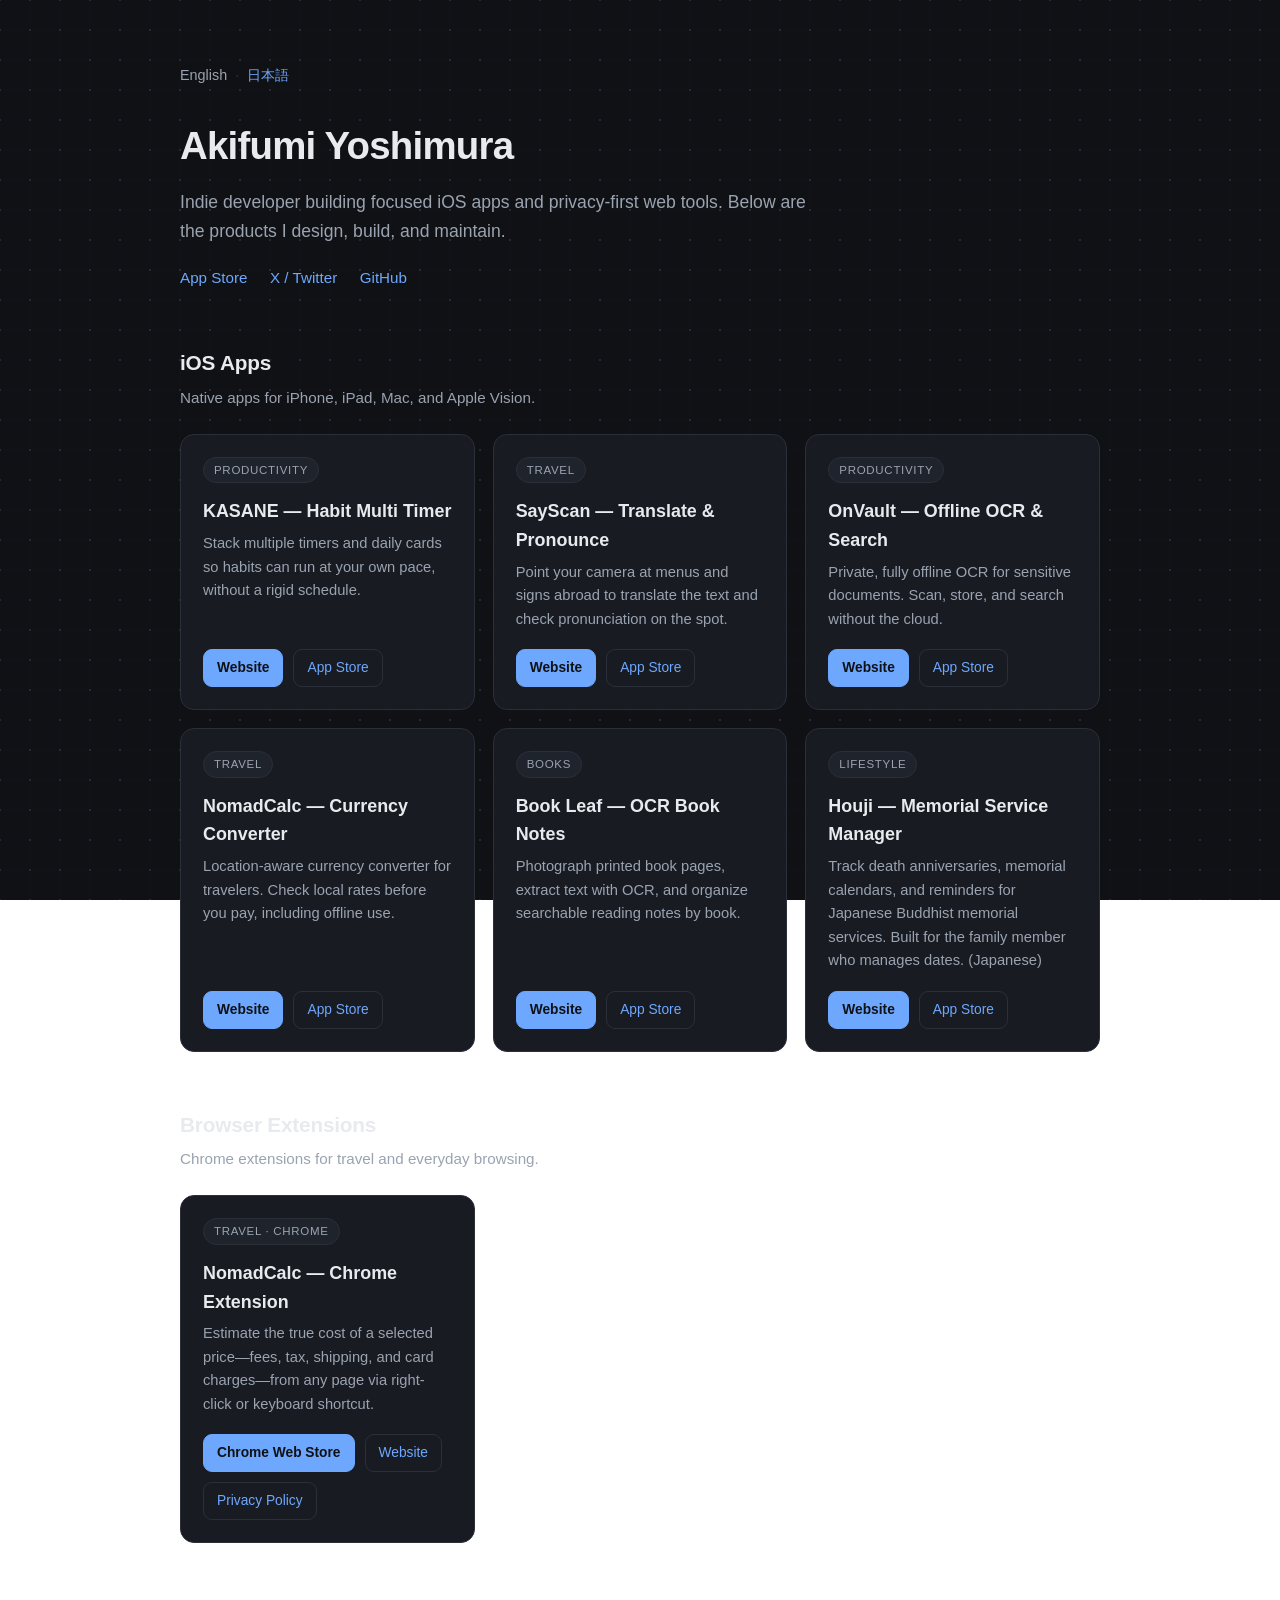
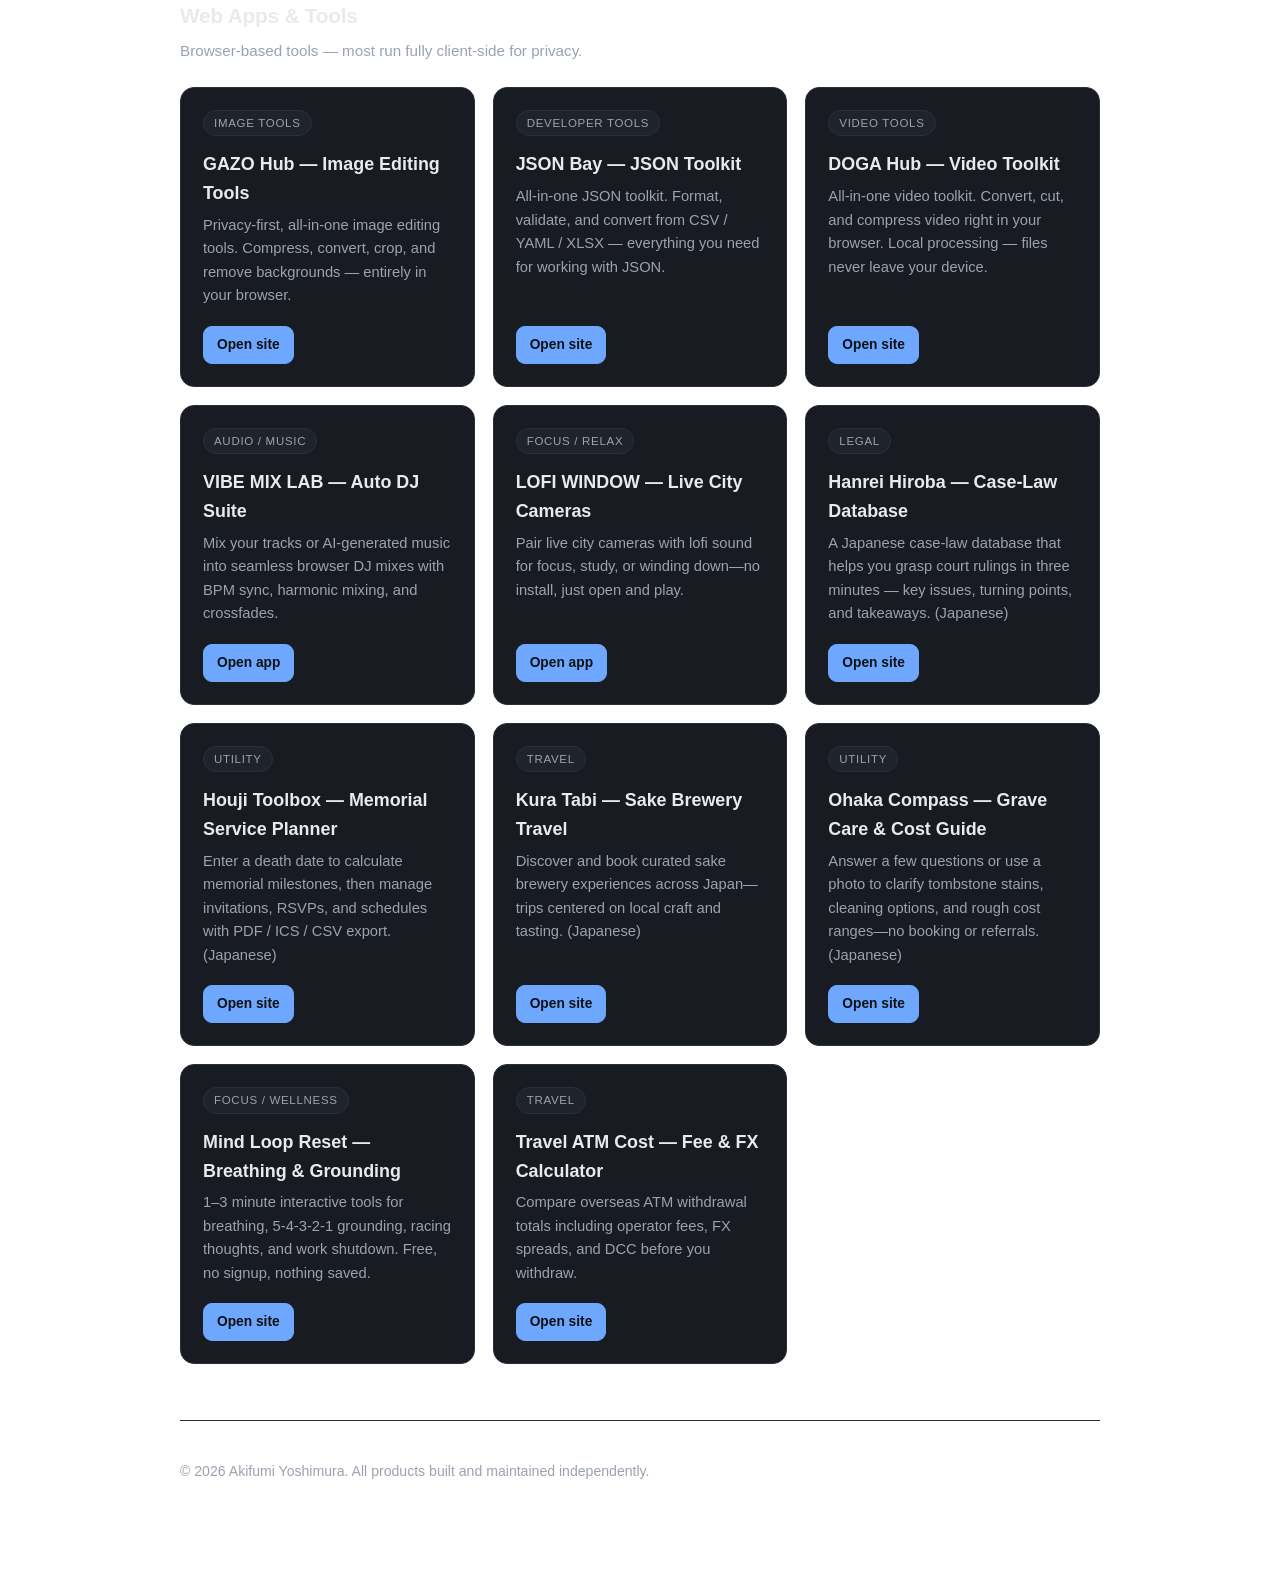
<file: index.html>
<!DOCTYPE html>
<html lang="en">
<head>
  <meta charset="UTF-8">
  <meta name="viewport" content="width=device-width, initial-scale=1.0">
  <title>Akifumi Yoshimura — iOS Apps & Web Tools</title>
  <meta name="description" content="Indie developer Akifumi Yoshimura. iOS apps (KASANE, SayScan, OnVault, NomadCalc, Book Leaf, Houji), the NomadCalc Chrome extension, and privacy-first web tools (GAZO Hub, Mind Loop Reset, Travel ATM Cost, and more).">
  <link rel="canonical" href="https://a-kifumi.github.io/">
  <link rel="alternate" hreflang="en" href="https://a-kifumi.github.io/">
  <link rel="alternate" hreflang="ja" href="https://a-kifumi.github.io/ja/">
  <link rel="alternate" hreflang="x-default" href="https://a-kifumi.github.io/">
  <meta name="author" content="Akifumi Yoshimura">
  <meta name="robots" content="index, follow">
  <meta property="og:type" content="website">
  <meta property="og:title" content="Akifumi Yoshimura — iOS Apps & Web Tools">
  <meta property="og:description" content="iOS apps and privacy-first web tools by indie developer Akifumi Yoshimura.">
  <meta property="og:url" content="https://a-kifumi.github.io/">
  <meta name="twitter:card" content="summary_large_image">
  <meta name="twitter:site" content="@akifumiweb">
  <style>
    :root {
      --bg: #0f1115;
      --surface: #181b22;
      --surface-2: #1f232c;
      --text: #e8eaed;
      --muted: #9aa3b0;
      --accent: #6ea8fe;
      --border: #2a2f3a;
    }
    * { box-sizing: border-box; }
    body {
      font-family: -apple-system, BlinkMacSystemFont, "Segoe UI", Roboto, "Helvetica Neue", Arial, sans-serif;
      margin: 0;
      background: transparent;
      color: var(--text);
      line-height: 1.6;
      -webkit-font-smoothing: antialiased;
    }
    .wrap { max-width: 960px; margin: 0 auto; padding: 64px 20px 80px; }
    header.hero { margin-bottom: 56px; }
    .hero h1 { font-size: 2.4rem; margin: 0 0 12px; letter-spacing: -0.02em; }
    .hero p.lead { font-size: 1.1rem; color: var(--muted); margin: 0 0 20px; max-width: 640px; }
    .socials a {
      color: var(--accent); text-decoration: none; font-size: 0.95rem; margin-right: 18px;
    }
    .socials a:hover { text-decoration: underline; }
    .langbar { margin-bottom: 28px; font-size: 0.9rem; }
    .langbar a { color: var(--accent); text-decoration: none; }
    .langbar a:hover { text-decoration: underline; }
    .langbar .current { color: var(--muted); }
    .langbar .sep { color: var(--border); margin: 0 8px; }
    section { margin-bottom: 56px; }
    section > h2 {
      font-size: 1.3rem; margin: 0 0 6px; letter-spacing: -0.01em;
    }
    section > p.section-sub { color: var(--muted); margin: 0 0 24px; font-size: 0.95rem; }
    .grid {
      display: grid;
      grid-template-columns: repeat(auto-fill, minmax(280px, 1fr));
      gap: 18px;
    }
    .card {
      background: var(--surface);
      border: 1px solid var(--border);
      border-radius: 14px;
      padding: 22px;
      display: flex;
      flex-direction: column;
      transition: transform 0.15s ease, border-color 0.15s ease, background 0.15s ease;
    }
    .card:hover { transform: translateY(-3px); border-color: var(--accent); background: var(--surface-2); }
    .card .tag {
      display: inline-block; font-size: 0.72rem; text-transform: uppercase; letter-spacing: 0.06em;
      color: var(--muted); background: var(--surface-2); border: 1px solid var(--border);
      padding: 3px 10px; border-radius: 999px; align-self: flex-start; margin-bottom: 14px;
    }
    .card h3 { margin: 0 0 6px; font-size: 1.12rem; }
    .card h3 a { color: var(--text); text-decoration: none; }
    .card h3 a:hover { color: var(--accent); }
    .card p.desc { color: var(--muted); margin: 0 0 18px; font-size: 0.92rem; flex-grow: 1; }
    .card .links { display: flex; flex-wrap: wrap; gap: 10px; }
    .card .links a {
      font-size: 0.86rem; text-decoration: none; color: var(--accent);
      border: 1px solid var(--border); padding: 7px 13px; border-radius: 9px;
      transition: background 0.15s ease, border-color 0.15s ease;
    }
    .card .links a:hover { background: var(--surface-2); border-color: var(--accent); }
    .card .links a.primary { background: var(--accent); color: #0f1115; border-color: var(--accent); font-weight: 600; }
    .card .links a.primary:hover { opacity: 0.9; }
    footer {
      margin-top: 40px; padding-top: 24px; border-top: 1px solid var(--border);
      color: var(--muted); font-size: 0.88rem;
    }
    @media (max-width: 600px) {
      .wrap { padding: 40px 16px 56px; }
      .hero h1 { font-size: 1.9rem; }
    }
  </style>
  <link rel="stylesheet" href="/css/kinetic-grid.css">
  <script type="application/ld+json">
  {
    "@context": "https://schema.org",
    "@type": "Person",
    "name": "Akifumi Yoshimura",
    "url": "https://a-kifumi.github.io/",
    "jobTitle": "Indie App & Web Developer",
    "sameAs": [
      "https://apps.apple.com/us/developer/akifumi-yoshimura/id1819749795",
      "https://x.com/akifumiweb",
      "https://github.com/a-kifumi",
      "https://kasane-lp.akifumi.workers.dev/",
      "https://sayscan.mjo.app/",
      "https://onvault.mjo.app/en",
      "https://nomad-calc.mjo.app/",
      "https://a-kifumi.github.io/nomadcalc-chrome/privacy/",
      "https://bookleaf.mjo.app/",
      "https://mjo.app/",
      "https://jso.app/",
      "https://doga.jso.app/",
      "https://vibe-mix.jso.app/",
      "https://lofi-window.jso.app/",
      "https://hanrei-hiroba.com/",
      "https://houji-tool.mjo.app/",
      "https://osake.work/",
      "https://ohaka-compass.akifumi.workers.dev/",
      "https://mind.hhj.app/en/",
      "https://travel-atm-cost.jso.app/en/",
      "https://houji.mjo.app/",
      "https://chromewebstore.google.com/detail/jamchabjmbgbopjliapdfmfbalnipldp"
    ]
  }
  </script>
</head>
<body>
  <div id="kinetic-grid"></div>
  <div class="wrap">
    <nav class="langbar" aria-label="Language">
      <span class="current">English</span><span class="sep">·</span><a href="/ja/" hreflang="ja">日本語</a>
    </nav>
    <header class="hero">
      <h1>Akifumi Yoshimura</h1>
      <p class="lead">Indie developer building focused iOS apps and privacy-first web tools. Below are the products I design, build, and maintain.</p>
      <nav class="socials">
        <a href="https://apps.apple.com/us/developer/akifumi-yoshimura/id1819749795" target="_blank" rel="noopener">App Store</a>
        <a href="https://x.com/akifumiweb" target="_blank" rel="noopener">X / Twitter</a>
        <a href="https://github.com/a-kifumi" target="_blank" rel="noopener">GitHub</a>
      </nav>
    </header>

    <section aria-labelledby="ios-apps">
      <h2 id="ios-apps">iOS Apps</h2>
      <p class="section-sub">Native apps for iPhone, iPad, Mac, and Apple Vision.</p>
      <div class="grid">

        <article class="card">
          <span class="tag">Productivity</span>
          <h3><a href="https://kasane-lp.akifumi.workers.dev/" target="_blank" rel="noopener">KASANE — Habit Multi Timer</a></h3>
          <p class="desc">Stack multiple timers and daily cards so habits can run at your own pace, without a rigid schedule.</p>
          <div class="links">
            <a class="primary" href="https://kasane-lp.akifumi.workers.dev/" target="_blank" rel="noopener">Website</a>
            <a href="https://apps.apple.com/us/app/kasane-habit-multi-timer/id6772861577" target="_blank" rel="noopener">App Store</a>
          </div>
        </article>

        <article class="card">
          <span class="tag">Travel</span>
          <h3><a href="https://sayscan.mjo.app/" target="_blank" rel="noopener">SayScan — Translate &amp; Pronounce</a></h3>
          <p class="desc">Point your camera at menus and signs abroad to translate the text and check pronunciation on the spot.</p>
          <div class="links">
            <a class="primary" href="https://sayscan.mjo.app/" target="_blank" rel="noopener">Website</a>
            <a href="https://apps.apple.com/us/app/sayscan-translate-pronounce/id6747715474" target="_blank" rel="noopener">App Store</a>
          </div>
        </article>

        <article class="card">
          <span class="tag">Productivity</span>
          <h3><a href="https://onvault.mjo.app/en" target="_blank" rel="noopener">OnVault — Offline OCR &amp; Search</a></h3>
          <p class="desc">Private, fully offline OCR for sensitive documents. Scan, store, and search without the cloud.</p>
          <div class="links">
            <a class="primary" href="https://onvault.mjo.app/en" target="_blank" rel="noopener">Website</a>
            <a href="https://apps.apple.com/us/app/onvault-offline-ocr-search/id6759666838" target="_blank" rel="noopener">App Store</a>
          </div>
        </article>

        <article class="card">
          <span class="tag">Travel</span>
          <h3><a href="https://nomad-calc.mjo.app/" target="_blank" rel="noopener">NomadCalc — Currency Converter</a></h3>
          <p class="desc">Location-aware currency converter for travelers. Check local rates before you pay, including offline use.</p>
          <div class="links">
            <a class="primary" href="https://nomad-calc.mjo.app/" target="_blank" rel="noopener">Website</a>
            <a href="https://apps.apple.com/us/app/nomadcalc-currency-converter/id6758569780" target="_blank" rel="noopener">App Store</a>
          </div>
        </article>

        <article class="card">
          <span class="tag">Books</span>
          <h3><a href="https://bookleaf.mjo.app/" target="_blank" rel="noopener">Book Leaf — OCR Book Notes</a></h3>
          <p class="desc">Photograph printed book pages, extract text with OCR, and organize searchable reading notes by book.</p>
          <div class="links">
            <a class="primary" href="https://bookleaf.mjo.app/" target="_blank" rel="noopener">Website</a>
            <a href="https://apps.apple.com/us/app/book-leaf-ocr-book-notes/id6747080786" target="_blank" rel="noopener">App Store</a>
          </div>
        </article>

        <article class="card">
          <span class="tag">Lifestyle</span>
          <h3><a href="https://houji.mjo.app/" target="_blank" rel="noopener" hreflang="ja">Houji — Memorial Service Manager</a></h3>
          <p class="desc">Track death anniversaries, memorial calendars, and reminders for Japanese Buddhist memorial services. Built for the family member who manages dates. (Japanese)</p>
          <div class="links">
            <a class="primary" href="https://houji.mjo.app/" target="_blank" rel="noopener" hreflang="ja">Website</a>
            <a href="https://apps.apple.com/us/app/id6751766465" target="_blank" rel="noopener">App Store</a>
          </div>
        </article>

      </div>
    </section>

    <section aria-labelledby="browser-extensions">
      <h2 id="browser-extensions">Browser Extensions</h2>
      <p class="section-sub">Chrome extensions for travel and everyday browsing.</p>
      <div class="grid">

        <article class="card">
          <span class="tag">Travel · Chrome</span>
          <h3><a href="https://chromewebstore.google.com/detail/jamchabjmbgbopjliapdfmfbalnipldp" target="_blank" rel="noopener">NomadCalc — Chrome Extension</a></h3>
          <p class="desc">Estimate the true cost of a selected price—fees, tax, shipping, and card charges—from any page via right-click or keyboard shortcut.</p>
          <div class="links">
            <a class="primary" href="https://chromewebstore.google.com/detail/jamchabjmbgbopjliapdfmfbalnipldp" target="_blank" rel="noopener">Chrome Web Store</a>
            <a href="https://nomad-calc.mjo.app/" target="_blank" rel="noopener">Website</a>
            <a href="/nomadcalc-chrome/privacy/">Privacy Policy</a>
          </div>
        </article>

      </div>
    </section>

    <section aria-labelledby="web-tools">
      <h2 id="web-tools">Web Apps &amp; Tools</h2>
      <p class="section-sub">Browser-based tools — most run fully client-side for privacy.</p>
      <div class="grid">

        <article class="card">
          <span class="tag">Image Tools</span>
          <h3><a href="https://mjo.app/" target="_blank" rel="noopener">GAZO Hub — Image Editing Tools</a></h3>
          <p class="desc">Privacy-first, all-in-one image editing tools. Compress, convert, crop, and remove backgrounds — entirely in your browser.</p>
          <div class="links">
            <a class="primary" href="https://mjo.app/" target="_blank" rel="noopener">Open site</a>
          </div>
        </article>

        <article class="card">
          <span class="tag">Developer Tools</span>
          <h3><a href="https://jso.app/" target="_blank" rel="noopener">JSON Bay — JSON Toolkit</a></h3>
          <p class="desc">All-in-one JSON toolkit. Format, validate, and convert from CSV / YAML / XLSX — everything you need for working with JSON.</p>
          <div class="links">
            <a class="primary" href="https://jso.app/" target="_blank" rel="noopener">Open site</a>
          </div>
        </article>

        <article class="card">
          <span class="tag">Video Tools</span>
          <h3><a href="https://doga.jso.app/" target="_blank" rel="noopener">DOGA Hub — Video Toolkit</a></h3>
          <p class="desc">All-in-one video toolkit. Convert, cut, and compress video right in your browser. Local processing — files never leave your device.</p>
          <div class="links">
            <a class="primary" href="https://doga.jso.app/" target="_blank" rel="noopener">Open site</a>
          </div>
        </article>

        <article class="card">
          <span class="tag">Audio / Music</span>
          <h3><a href="https://vibe-mix.jso.app/" target="_blank" rel="noopener">VIBE MIX LAB — Auto DJ Suite</a></h3>
          <p class="desc">Mix your tracks or AI-generated music into seamless browser DJ mixes with BPM sync, harmonic mixing, and crossfades.</p>
          <div class="links">
            <a class="primary" href="https://vibe-mix.jso.app/" target="_blank" rel="noopener">Open app</a>
          </div>
        </article>

        <article class="card">
          <span class="tag">Focus / Relax</span>
          <h3><a href="https://lofi-window.jso.app/" target="_blank" rel="noopener">LOFI WINDOW — Live City Cameras</a></h3>
          <p class="desc">Pair live city cameras with lofi sound for focus, study, or winding down—no install, just open and play.</p>
          <div class="links">
            <a class="primary" href="https://lofi-window.jso.app/" target="_blank" rel="noopener">Open app</a>
          </div>
        </article>

        <article class="card">
          <span class="tag">Legal</span>
          <h3><a href="https://hanrei-hiroba.com/" target="_blank" rel="noopener" hreflang="ja">Hanrei Hiroba — Case-Law Database</a></h3>
          <p class="desc">A Japanese case-law database that helps you grasp court rulings in three minutes — key issues, turning points, and takeaways. (Japanese)</p>
          <div class="links">
            <a class="primary" href="https://hanrei-hiroba.com/" target="_blank" rel="noopener" hreflang="ja">Open site</a>
          </div>
        </article>

        <article class="card">
          <span class="tag">Utility</span>
          <h3><a href="https://houji-tool.mjo.app/" target="_blank" rel="noopener" hreflang="ja">Houji Toolbox — Memorial Service Planner</a></h3>
          <p class="desc">Enter a death date to calculate memorial milestones, then manage invitations, RSVPs, and schedules with PDF / ICS / CSV export. (Japanese)</p>
          <div class="links">
            <a class="primary" href="https://houji-tool.mjo.app/" target="_blank" rel="noopener" hreflang="ja">Open site</a>
          </div>
        </article>

        <article class="card">
          <span class="tag">Travel</span>
          <h3><a href="https://osake.work/" target="_blank" rel="noopener" hreflang="ja">Kura Tabi — Sake Brewery Travel</a></h3>
          <p class="desc">Discover and book curated sake brewery experiences across Japan—trips centered on local craft and tasting. (Japanese)</p>
          <div class="links">
            <a class="primary" href="https://osake.work/" target="_blank" rel="noopener">Open site</a>
          </div>
        </article>

        <article class="card">
          <span class="tag">Utility</span>
          <h3><a href="https://ohaka-compass.akifumi.workers.dev/" target="_blank" rel="noopener" hreflang="ja">Ohaka Compass — Grave Care &amp; Cost Guide</a></h3>
          <p class="desc">Answer a few questions or use a photo to clarify tombstone stains, cleaning options, and rough cost ranges—no booking or referrals. (Japanese)</p>
          <div class="links">
            <a class="primary" href="https://ohaka-compass.akifumi.workers.dev/" target="_blank" rel="noopener" hreflang="ja">Open site</a>
          </div>
        </article>

        <article class="card">
          <span class="tag">Focus / Wellness</span>
          <h3><a href="https://mind.hhj.app/en/" target="_blank" rel="noopener">Mind Loop Reset — Breathing &amp; Grounding</a></h3>
          <p class="desc">1–3 minute interactive tools for breathing, 5-4-3-2-1 grounding, racing thoughts, and work shutdown. Free, no signup, nothing saved.</p>
          <div class="links">
            <a class="primary" href="https://mind.hhj.app/en/" target="_blank" rel="noopener">Open site</a>
          </div>
        </article>

        <article class="card">
          <span class="tag">Travel</span>
          <h3><a href="https://travel-atm-cost.jso.app/en/" target="_blank" rel="noopener">Travel ATM Cost — Fee &amp; FX Calculator</a></h3>
          <p class="desc">Compare overseas ATM withdrawal totals including operator fees, FX spreads, and DCC before you withdraw.</p>
          <div class="links">
            <a class="primary" href="https://travel-atm-cost.jso.app/en/" target="_blank" rel="noopener">Open site</a>
          </div>
        </article>

      </div>
    </section>

    <footer>
      <p>&copy; 2026 Akifumi Yoshimura. All products built and maintained independently.</p>
    </footer>
  </div>
  <script src="/js/kinetic-grid.js" defer></script>
</body>
</html>
</file>
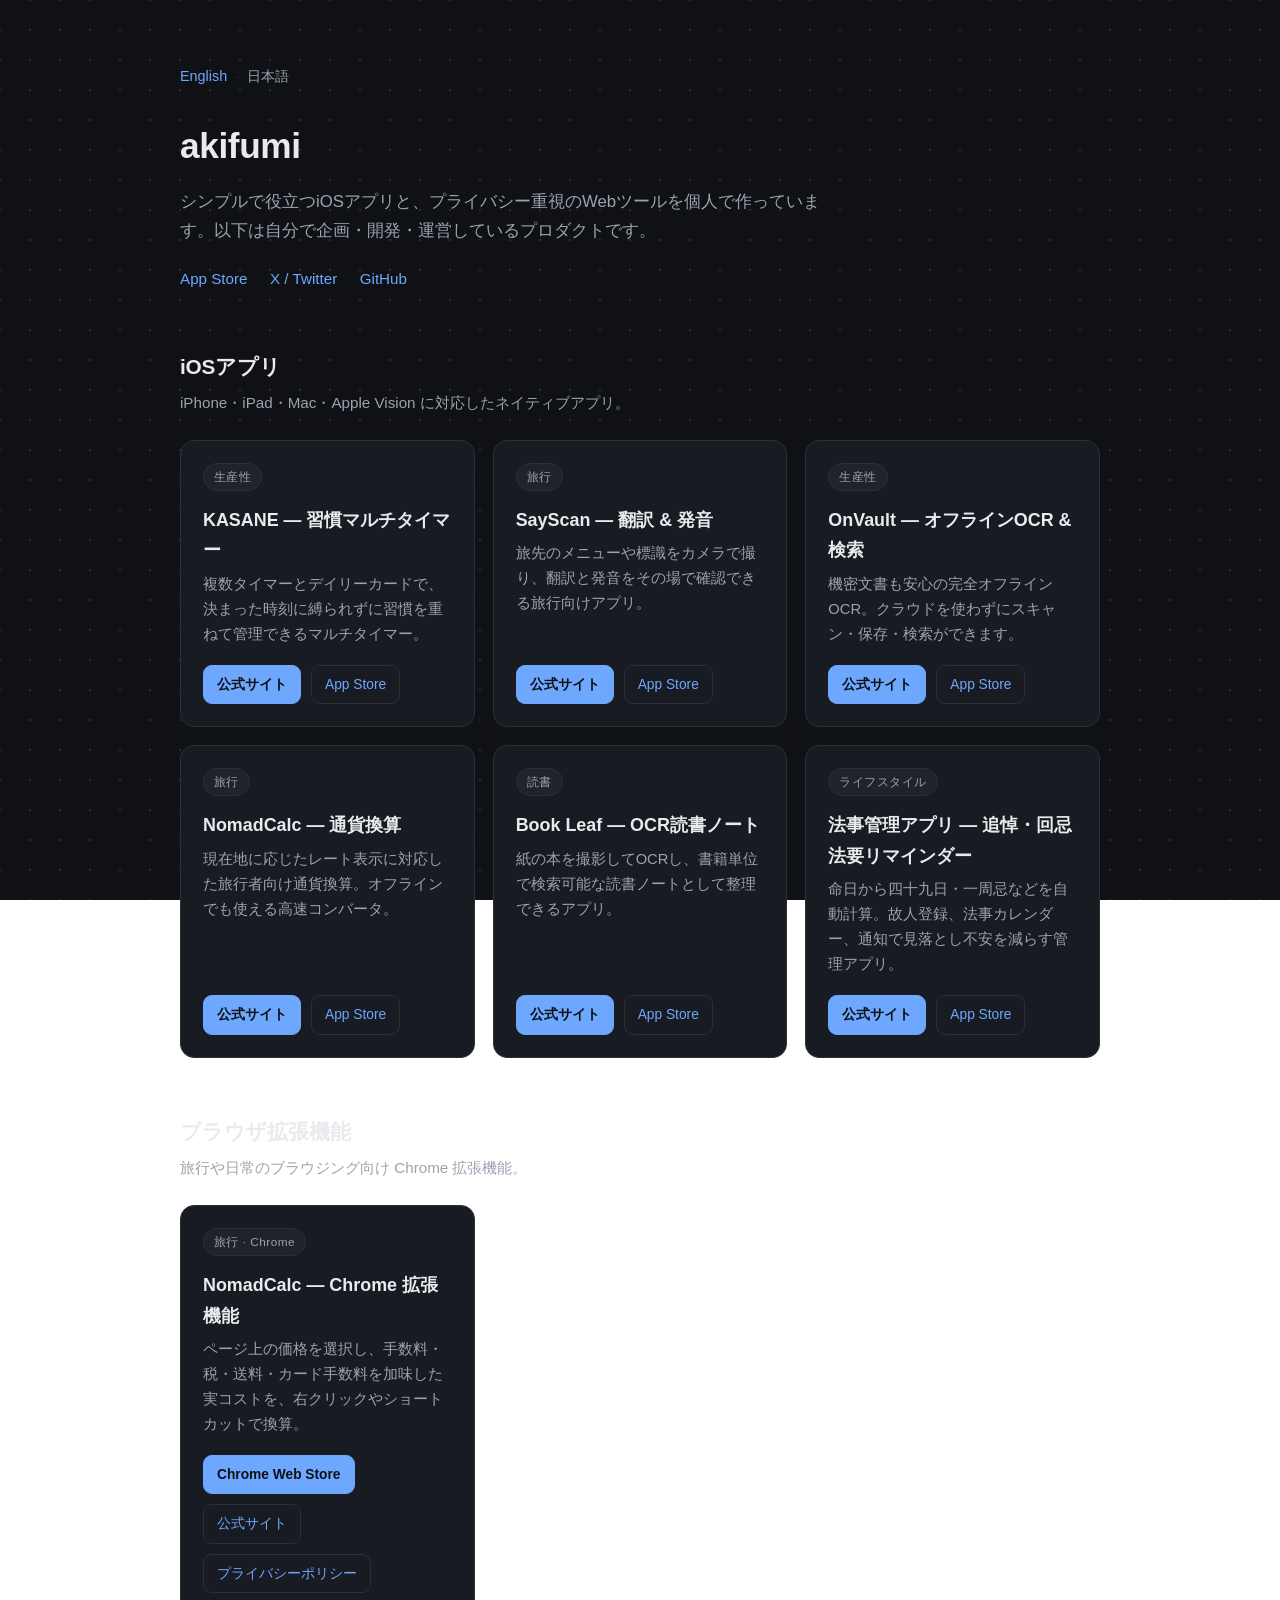
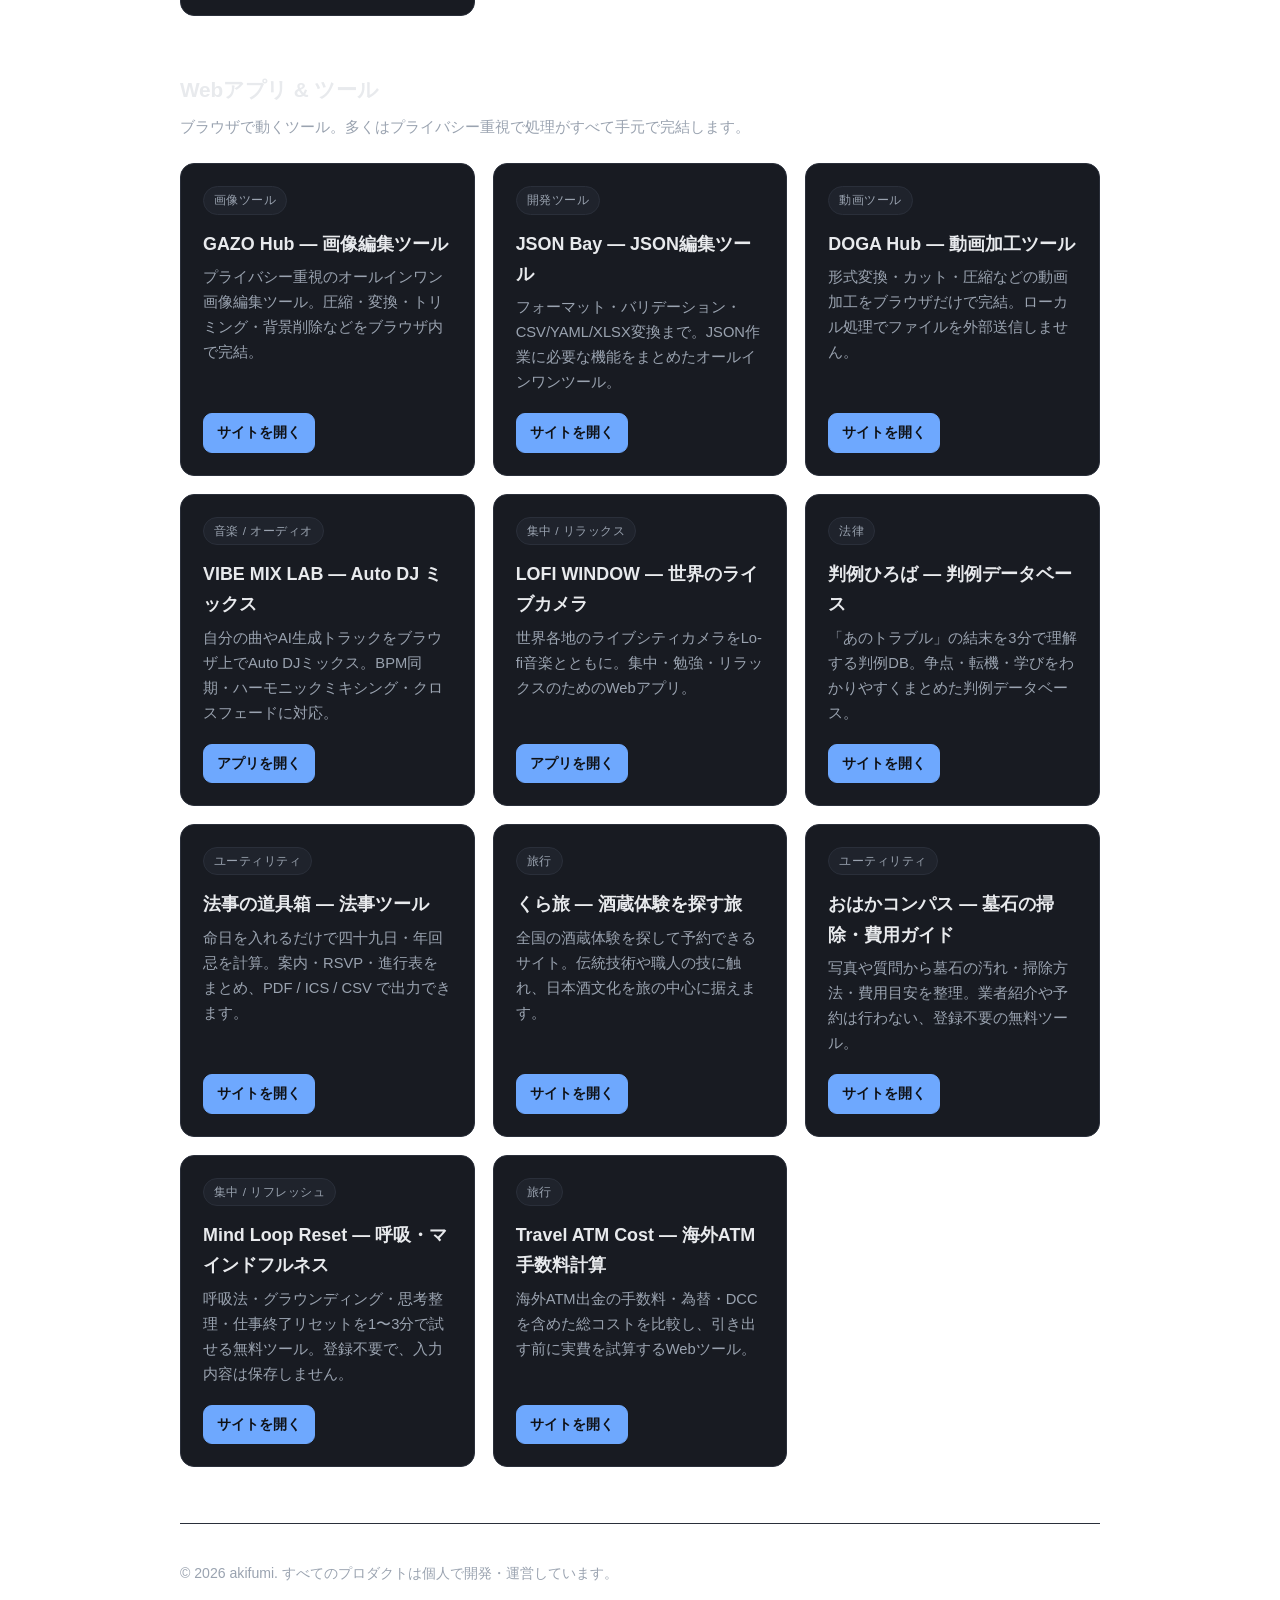
<file: ja/index.html>
<!DOCTYPE html>
<html lang="ja">
<head>
  <meta charset="UTF-8">
  <meta name="viewport" content="width=device-width, initial-scale=1.0">
  <title>akifumi — iOSアプリ & Webツール</title>
  <meta name="description" content="個人開発者・akifumiのポートフォリオ。iOSアプリ（KASANE / SayScan / OnVault / NomadCalc / Book Leaf / 法事管理）、NomadCalc Chrome 拡張機能、プライバシー重視のWebツール（GAZO Hub / Mind Loop Reset / Travel ATM Cost / 判例ひろば / おはかコンパス など）。">
  <link rel="canonical" href="https://a-kifumi.github.io/ja/">
  <link rel="alternate" hreflang="en" href="https://a-kifumi.github.io/">
  <link rel="alternate" hreflang="ja" href="https://a-kifumi.github.io/ja/">
  <link rel="alternate" hreflang="x-default" href="https://a-kifumi.github.io/">
  <meta name="author" content="akifumi">
  <meta name="robots" content="index, follow">
  <meta property="og:type" content="website">
  <meta property="og:title" content="akifumi — iOSアプリ & Webツール">
  <meta property="og:description" content="個人開発者・akifumiが作るiOSアプリとプライバシー重視のWebツール。">
  <meta property="og:url" content="https://a-kifumi.github.io/ja/">
  <meta property="og:locale" content="ja_JP">
  <meta name="twitter:card" content="summary_large_image">
  <meta name="twitter:site" content="@akifumiweb">
  <style>
    :root {
      --bg: #0f1115;
      --surface: #181b22;
      --surface-2: #1f232c;
      --text: #e8eaed;
      --muted: #9aa3b0;
      --accent: #6ea8fe;
      --border: #2a2f3a;
    }
    * { box-sizing: border-box; }
    body {
      font-family: -apple-system, BlinkMacSystemFont, "Segoe UI", "Hiragino Sans", "Hiragino Kaku Gothic ProN", "Noto Sans JP", Meiryo, sans-serif;
      margin: 0;
      background: transparent;
      color: var(--text);
      line-height: 1.7;
      -webkit-font-smoothing: antialiased;
    }
    .wrap { max-width: 960px; margin: 0 auto; padding: 64px 20px 80px; }
    header.hero { margin-bottom: 56px; }
    .hero h1 { font-size: 2.2rem; margin: 0 0 12px; letter-spacing: -0.01em; }
    .hero p.lead { font-size: 1.05rem; color: var(--muted); margin: 0 0 20px; max-width: 660px; }
    .socials a {
      color: var(--accent); text-decoration: none; font-size: 0.95rem; margin-right: 18px;
    }
    .socials a:hover { text-decoration: underline; }
    .langbar { margin-bottom: 28px; font-size: 0.9rem; }
    .langbar a { color: var(--accent); text-decoration: none; }
    .langbar a:hover { text-decoration: underline; }
    .langbar .current { color: var(--muted); }
    .langbar .sep { color: var(--border); margin: 0 8px; }
    section { margin-bottom: 56px; }
    section > h2 {
      font-size: 1.3rem; margin: 0 0 6px; letter-spacing: -0.01em;
    }
    section > p.section-sub { color: var(--muted); margin: 0 0 24px; font-size: 0.95rem; }
    .grid {
      display: grid;
      grid-template-columns: repeat(auto-fill, minmax(280px, 1fr));
      gap: 18px;
    }
    .card {
      background: var(--surface);
      border: 1px solid var(--border);
      border-radius: 14px;
      padding: 22px;
      display: flex;
      flex-direction: column;
      transition: transform 0.15s ease, border-color 0.15s ease, background 0.15s ease;
    }
    .card:hover { transform: translateY(-3px); border-color: var(--accent); background: var(--surface-2); }
    .card .tag {
      display: inline-block; font-size: 0.74rem; letter-spacing: 0.04em;
      color: var(--muted); background: var(--surface-2); border: 1px solid var(--border);
      padding: 3px 10px; border-radius: 999px; align-self: flex-start; margin-bottom: 14px;
    }
    .card h3 { margin: 0 0 6px; font-size: 1.12rem; }
    .card h3 a { color: var(--text); text-decoration: none; }
    .card h3 a:hover { color: var(--accent); }
    .card p.desc { color: var(--muted); margin: 0 0 18px; font-size: 0.92rem; flex-grow: 1; }
    .card .links { display: flex; flex-wrap: wrap; gap: 10px; }
    .card .links a {
      font-size: 0.86rem; text-decoration: none; color: var(--accent);
      border: 1px solid var(--border); padding: 7px 13px; border-radius: 9px;
      transition: background 0.15s ease, border-color 0.15s ease;
    }
    .card .links a:hover { background: var(--surface-2); border-color: var(--accent); }
    .card .links a.primary { background: var(--accent); color: #0f1115; border-color: var(--accent); font-weight: 600; }
    .card .links a.primary:hover { opacity: 0.9; }
    footer {
      margin-top: 40px; padding-top: 24px; border-top: 1px solid var(--border);
      color: var(--muted); font-size: 0.88rem;
    }
    @media (max-width: 600px) {
      .wrap { padding: 40px 16px 56px; }
      .hero h1 { font-size: 1.8rem; }
    }
  </style>
  <link rel="stylesheet" href="/css/kinetic-grid.css">
  <script type="application/ld+json">
  {
    "@context": "https://schema.org",
    "@type": "Person",
    "name": "akifumi",
    "alternateName": "Akifumi Yoshimura",
    "url": "https://a-kifumi.github.io/ja/",
    "jobTitle": "個人開発者（アプリ・Web）",
    "sameAs": [
      "https://apps.apple.com/us/developer/akifumi-yoshimura/id1819749795",
      "https://x.com/akifumiweb",
      "https://github.com/a-kifumi",
      "https://kasane-lp.akifumi.workers.dev/",
      "https://sayscan.mjo.app/",
      "https://onvault.mjo.app/",
      "https://nomad-calc.mjo.app/",
      "https://a-kifumi.github.io/ja/nomadcalc-chrome/privacy/",
      "https://bookleaf.mjo.app/",
      "https://mjo.app/",
      "https://jso.app/",
      "https://doga.jso.app/",
      "https://vibe-mix.jso.app/",
      "https://lofi-window.jso.app/",
      "https://hanrei-hiroba.com/",
      "https://houji-tool.mjo.app/",
      "https://osake.work/",
      "https://ohaka-compass.akifumi.workers.dev/",
      "https://mind.hhj.app/ja/",
      "https://travel-atm-cost.jso.app/ja/",
      "https://houji.mjo.app/",
      "https://chromewebstore.google.com/detail/jamchabjmbgbopjliapdfmfbalnipldp"
    ]
  }
  </script>
</head>
<body>
  <div id="kinetic-grid"></div>
  <div class="wrap">
    <nav class="langbar" aria-label="Language">
      <a href="/" hreflang="en">English</a><span class="sep">·</span><span class="current">日本語</span>
    </nav>
    <header class="hero">
      <h1>akifumi</h1>
      <p class="lead">シンプルで役立つiOSアプリと、プライバシー重視のWebツールを個人で作っています。以下は自分で企画・開発・運営しているプロダクトです。</p>
      <nav class="socials">
        <a href="https://apps.apple.com/us/developer/akifumi-yoshimura/id1819749795" target="_blank" rel="noopener">App Store</a>
        <a href="https://x.com/akifumiweb" target="_blank" rel="noopener">X / Twitter</a>
        <a href="https://github.com/a-kifumi" target="_blank" rel="noopener">GitHub</a>
      </nav>
    </header>

    <section aria-labelledby="ios-apps">
      <h2 id="ios-apps">iOSアプリ</h2>
      <p class="section-sub">iPhone・iPad・Mac・Apple Vision に対応したネイティブアプリ。</p>
      <div class="grid">

        <article class="card">
          <span class="tag">生産性</span>
          <h3><a href="https://kasane-lp.akifumi.workers.dev/" target="_blank" rel="noopener">KASANE — 習慣マルチタイマー</a></h3>
          <p class="desc">複数タイマーとデイリーカードで、決まった時刻に縛られずに習慣を重ねて管理できるマルチタイマー。</p>
          <div class="links">
            <a class="primary" href="https://kasane-lp.akifumi.workers.dev/" target="_blank" rel="noopener">公式サイト</a>
            <a href="https://apps.apple.com/jp/app/kasane-habit-multi-timer/id6772861577" target="_blank" rel="noopener">App Store</a>
          </div>
        </article>

        <article class="card">
          <span class="tag">旅行</span>
          <h3><a href="https://sayscan.mjo.app/" target="_blank" rel="noopener">SayScan — 翻訳 & 発音</a></h3>
          <p class="desc">旅先のメニューや標識をカメラで撮り、翻訳と発音をその場で確認できる旅行向けアプリ。</p>
          <div class="links">
            <a class="primary" href="https://sayscan.mjo.app/" target="_blank" rel="noopener">公式サイト</a>
            <a href="https://apps.apple.com/us/app/sayscan-translate-pronounce/id6747715474" target="_blank" rel="noopener">App Store</a>
          </div>
        </article>

        <article class="card">
          <span class="tag">生産性</span>
          <h3><a href="https://onvault.mjo.app/" target="_blank" rel="noopener">OnVault — オフラインOCR & 検索</a></h3>
          <p class="desc">機密文書も安心の完全オフラインOCR。クラウドを使わずにスキャン・保存・検索ができます。</p>
          <div class="links">
            <a class="primary" href="https://onvault.mjo.app/" target="_blank" rel="noopener">公式サイト</a>
            <a href="https://apps.apple.com/us/app/onvault-offline-ocr-search/id6759666838" target="_blank" rel="noopener">App Store</a>
          </div>
        </article>

        <article class="card">
          <span class="tag">旅行</span>
          <h3><a href="https://nomad-calc.mjo.app/" target="_blank" rel="noopener">NomadCalc — 通貨換算</a></h3>
          <p class="desc">現在地に応じたレート表示に対応した旅行者向け通貨換算。オフラインでも使える高速コンバータ。</p>
          <div class="links">
            <a class="primary" href="https://nomad-calc.mjo.app/" target="_blank" rel="noopener">公式サイト</a>
            <a href="https://apps.apple.com/us/app/nomadcalc-currency-converter/id6758569780" target="_blank" rel="noopener">App Store</a>
          </div>
        </article>

        <article class="card">
          <span class="tag">読書</span>
          <h3><a href="https://bookleaf.mjo.app/" target="_blank" rel="noopener">Book Leaf — OCR読書ノート</a></h3>
          <p class="desc">紙の本を撮影してOCRし、書籍単位で検索可能な読書ノートとして整理できるアプリ。</p>
          <div class="links">
            <a class="primary" href="https://bookleaf.mjo.app/" target="_blank" rel="noopener">公式サイト</a>
            <a href="https://apps.apple.com/jp/app/book-leaf-ocr-book-notes/id6747080786" target="_blank" rel="noopener">App Store</a>
          </div>
        </article>

        <article class="card">
          <span class="tag">ライフスタイル</span>
          <h3><a href="https://houji.mjo.app/" target="_blank" rel="noopener">法事管理アプリ — 追悼・回忌法要リマインダー</a></h3>
          <p class="desc">命日から四十九日・一周忌などを自動計算。故人登録、法事カレンダー、通知で見落とし不安を減らす管理アプリ。</p>
          <div class="links">
            <a class="primary" href="https://houji.mjo.app/" target="_blank" rel="noopener">公式サイト</a>
            <a href="https://apps.apple.com/jp/app/id6751766465" target="_blank" rel="noopener">App Store</a>
          </div>
        </article>

      </div>
    </section>

    <section aria-labelledby="browser-extensions">
      <h2 id="browser-extensions">ブラウザ拡張機能</h2>
      <p class="section-sub">旅行や日常のブラウジング向け Chrome 拡張機能。</p>
      <div class="grid">

        <article class="card">
          <span class="tag">旅行 · Chrome</span>
          <h3><a href="https://chromewebstore.google.com/detail/jamchabjmbgbopjliapdfmfbalnipldp" target="_blank" rel="noopener">NomadCalc — Chrome 拡張機能</a></h3>
          <p class="desc">ページ上の価格を選択し、手数料・税・送料・カード手数料を加味した実コストを、右クリックやショートカットで換算。</p>
          <div class="links">
            <a class="primary" href="https://chromewebstore.google.com/detail/jamchabjmbgbopjliapdfmfbalnipldp" target="_blank" rel="noopener">Chrome Web Store</a>
            <a href="https://nomad-calc.mjo.app/" target="_blank" rel="noopener">公式サイト</a>
            <a href="/ja/nomadcalc-chrome/privacy/">プライバシーポリシー</a>
          </div>
        </article>

      </div>
    </section>

    <section aria-labelledby="web-tools">
      <h2 id="web-tools">Webアプリ & ツール</h2>
      <p class="section-sub">ブラウザで動くツール。多くはプライバシー重視で処理がすべて手元で完結します。</p>
      <div class="grid">

        <article class="card">
          <span class="tag">画像ツール</span>
          <h3><a href="https://mjo.app/ja" target="_blank" rel="noopener">GAZO Hub — 画像編集ツール</a></h3>
          <p class="desc">プライバシー重視のオールインワン画像編集ツール。圧縮・変換・トリミング・背景削除などをブラウザ内で完結。</p>
          <div class="links">
            <a class="primary" href="https://mjo.app/ja" target="_blank" rel="noopener">サイトを開く</a>
          </div>
        </article>

        <article class="card">
          <span class="tag">開発ツール</span>
          <h3><a href="https://jso.app/ja" target="_blank" rel="noopener">JSON Bay — JSON編集ツール</a></h3>
          <p class="desc">フォーマット・バリデーション・CSV/YAML/XLSX変換まで。JSON作業に必要な機能をまとめたオールインワンツール。</p>
          <div class="links">
            <a class="primary" href="https://jso.app/ja" target="_blank" rel="noopener">サイトを開く</a>
          </div>
        </article>

        <article class="card">
          <span class="tag">動画ツール</span>
          <h3><a href="https://doga.jso.app/ja" target="_blank" rel="noopener">DOGA Hub — 動画加工ツール</a></h3>
          <p class="desc">形式変換・カット・圧縮などの動画加工をブラウザだけで完結。ローカル処理でファイルを外部送信しません。</p>
          <div class="links">
            <a class="primary" href="https://doga.jso.app/ja" target="_blank" rel="noopener">サイトを開く</a>
          </div>
        </article>

        <article class="card">
          <span class="tag">音楽 / オーディオ</span>
          <h3><a href="https://vibe-mix.jso.app/ja" target="_blank" rel="noopener">VIBE MIX LAB — Auto DJ ミックス</a></h3>
          <p class="desc">自分の曲やAI生成トラックをブラウザ上でAuto DJミックス。BPM同期・ハーモニックミキシング・クロスフェードに対応。</p>
          <div class="links">
            <a class="primary" href="https://vibe-mix.jso.app/ja" target="_blank" rel="noopener">アプリを開く</a>
          </div>
        </article>

        <article class="card">
          <span class="tag">集中 / リラックス</span>
          <h3><a href="https://lofi-window.jso.app/ja" target="_blank" rel="noopener">LOFI WINDOW — 世界のライブカメラ</a></h3>
          <p class="desc">世界各地のライブシティカメラをLo-fi音楽とともに。集中・勉強・リラックスのためのWebアプリ。</p>
          <div class="links">
            <a class="primary" href="https://lofi-window.jso.app/ja" target="_blank" rel="noopener">アプリを開く</a>
          </div>
        </article>

        <article class="card">
          <span class="tag">法律</span>
          <h3><a href="https://hanrei-hiroba.com/" target="_blank" rel="noopener">判例ひろば — 判例データベース</a></h3>
          <p class="desc">「あのトラブル」の結末を3分で理解する判例DB。争点・転機・学びをわかりやすくまとめた判例データベース。</p>
          <div class="links">
            <a class="primary" href="https://hanrei-hiroba.com/" target="_blank" rel="noopener">サイトを開く</a>
          </div>
        </article>

        <article class="card">
          <span class="tag">ユーティリティ</span>
          <h3><a href="https://houji-tool.mjo.app/" target="_blank" rel="noopener">法事の道具箱 — 法事ツール</a></h3>
          <p class="desc">命日を入れるだけで四十九日・年回忌を計算。案内・RSVP・進行表をまとめ、PDF / ICS / CSV で出力できます。</p>
          <div class="links">
            <a class="primary" href="https://houji-tool.mjo.app/" target="_blank" rel="noopener">サイトを開く</a>
          </div>
        </article>

        <article class="card">
          <span class="tag">旅行</span>
          <h3><a href="https://osake.work/" target="_blank" rel="noopener">くら旅 — 酒蔵体験を探す旅</a></h3>
          <p class="desc">全国の酒蔵体験を探して予約できるサイト。伝統技術や職人の技に触れ、日本酒文化を旅の中心に据えます。</p>
          <div class="links">
            <a class="primary" href="https://osake.work/" target="_blank" rel="noopener">サイトを開く</a>
          </div>
        </article>

        <article class="card">
          <span class="tag">ユーティリティ</span>
          <h3><a href="https://ohaka-compass.akifumi.workers.dev/" target="_blank" rel="noopener">おはかコンパス — 墓石の掃除・費用ガイド</a></h3>
          <p class="desc">写真や質問から墓石の汚れ・掃除方法・費用目安を整理。業者紹介や予約は行わない、登録不要の無料ツール。</p>
          <div class="links">
            <a class="primary" href="https://ohaka-compass.akifumi.workers.dev/" target="_blank" rel="noopener">サイトを開く</a>
          </div>
        </article>

        <article class="card">
          <span class="tag">集中 / リフレッシュ</span>
          <h3><a href="https://mind.hhj.app/ja/" target="_blank" rel="noopener">Mind Loop Reset — 呼吸・マインドフルネス</a></h3>
          <p class="desc">呼吸法・グラウンディング・思考整理・仕事終了リセットを1〜3分で試せる無料ツール。登録不要で、入力内容は保存しません。</p>
          <div class="links">
            <a class="primary" href="https://mind.hhj.app/ja/" target="_blank" rel="noopener">サイトを開く</a>
          </div>
        </article>

        <article class="card">
          <span class="tag">旅行</span>
          <h3><a href="https://travel-atm-cost.jso.app/ja/" target="_blank" rel="noopener">Travel ATM Cost — 海外ATM手数料計算</a></h3>
          <p class="desc">海外ATM出金の手数料・為替・DCCを含めた総コストを比較し、引き出す前に実費を試算するWebツール。</p>
          <div class="links">
            <a class="primary" href="https://travel-atm-cost.jso.app/ja/" target="_blank" rel="noopener">サイトを開く</a>
          </div>
        </article>

      </div>
    </section>

    <footer>
      <p>&copy; 2026 akifumi. すべてのプロダクトは個人で開発・運営しています。</p>
    </footer>
  </div>
  <script src="/js/kinetic-grid.js" defer></script>
</body>
</html>
</file>
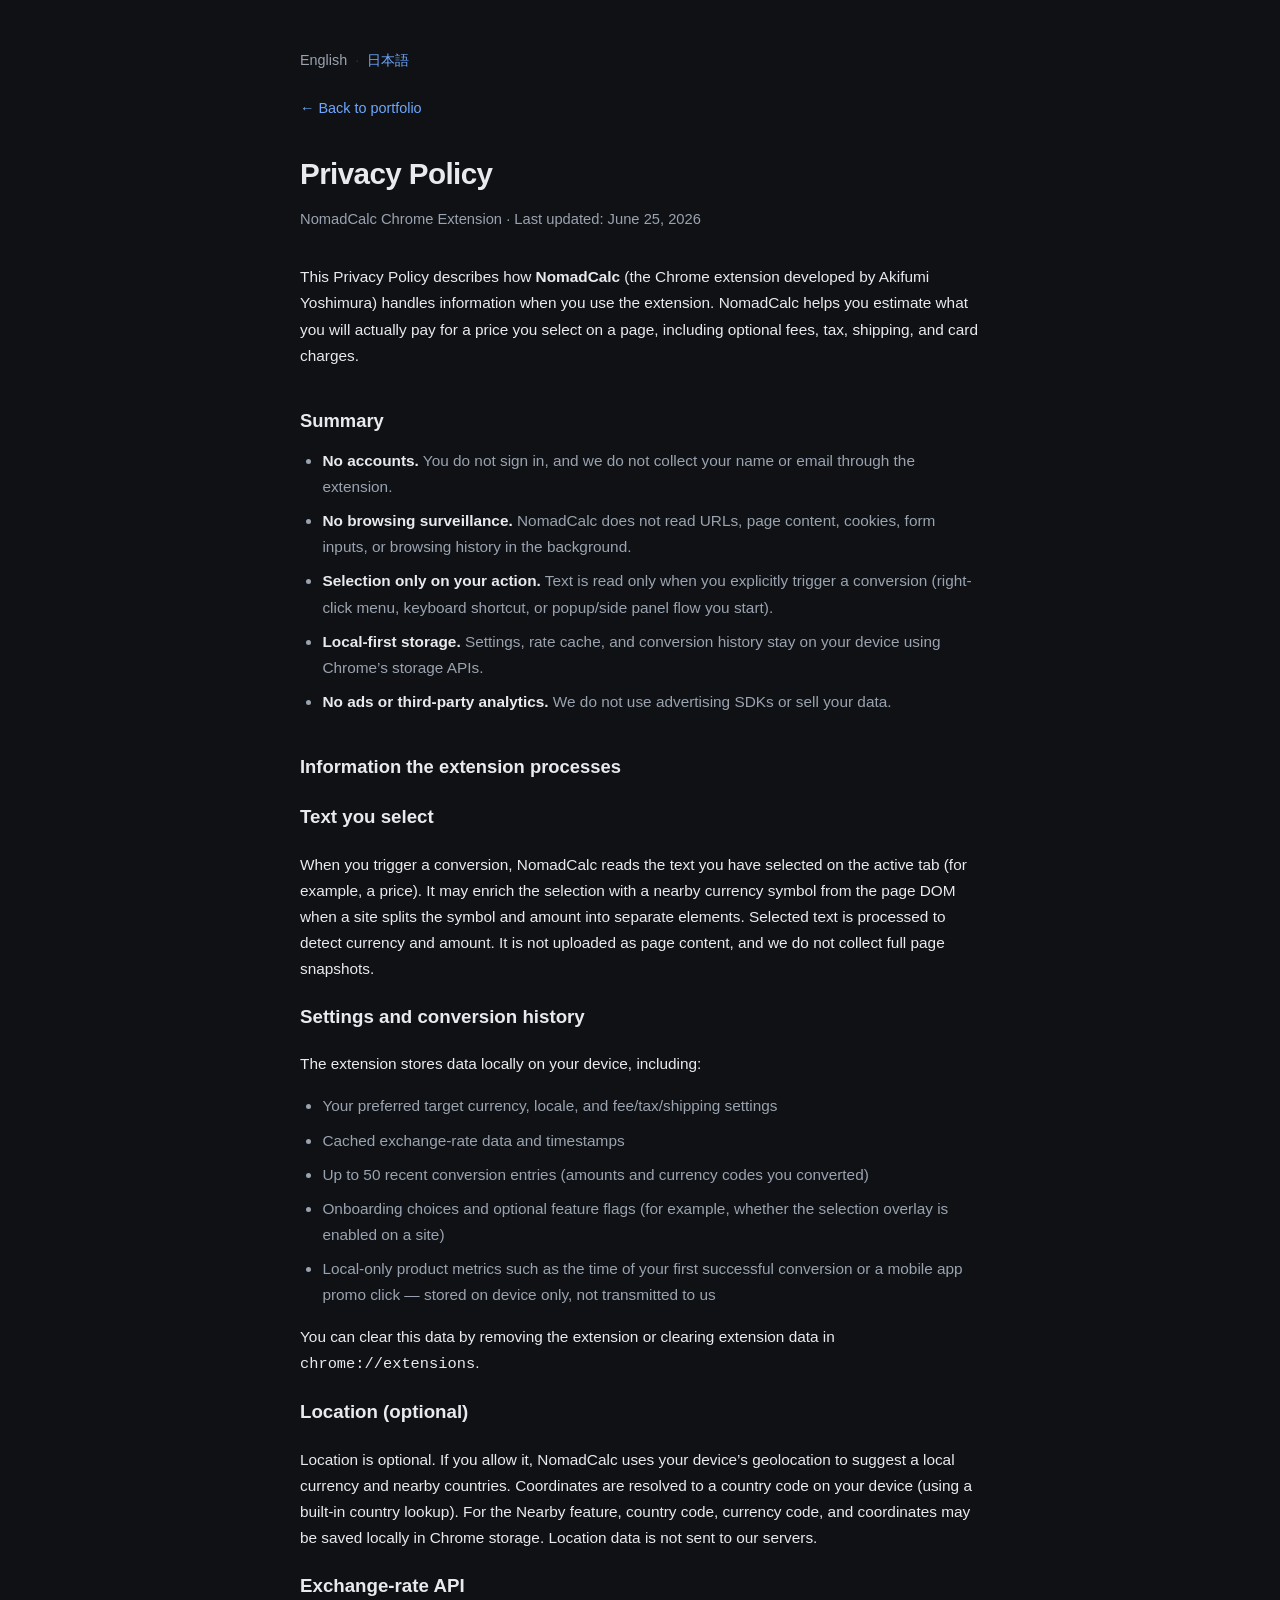
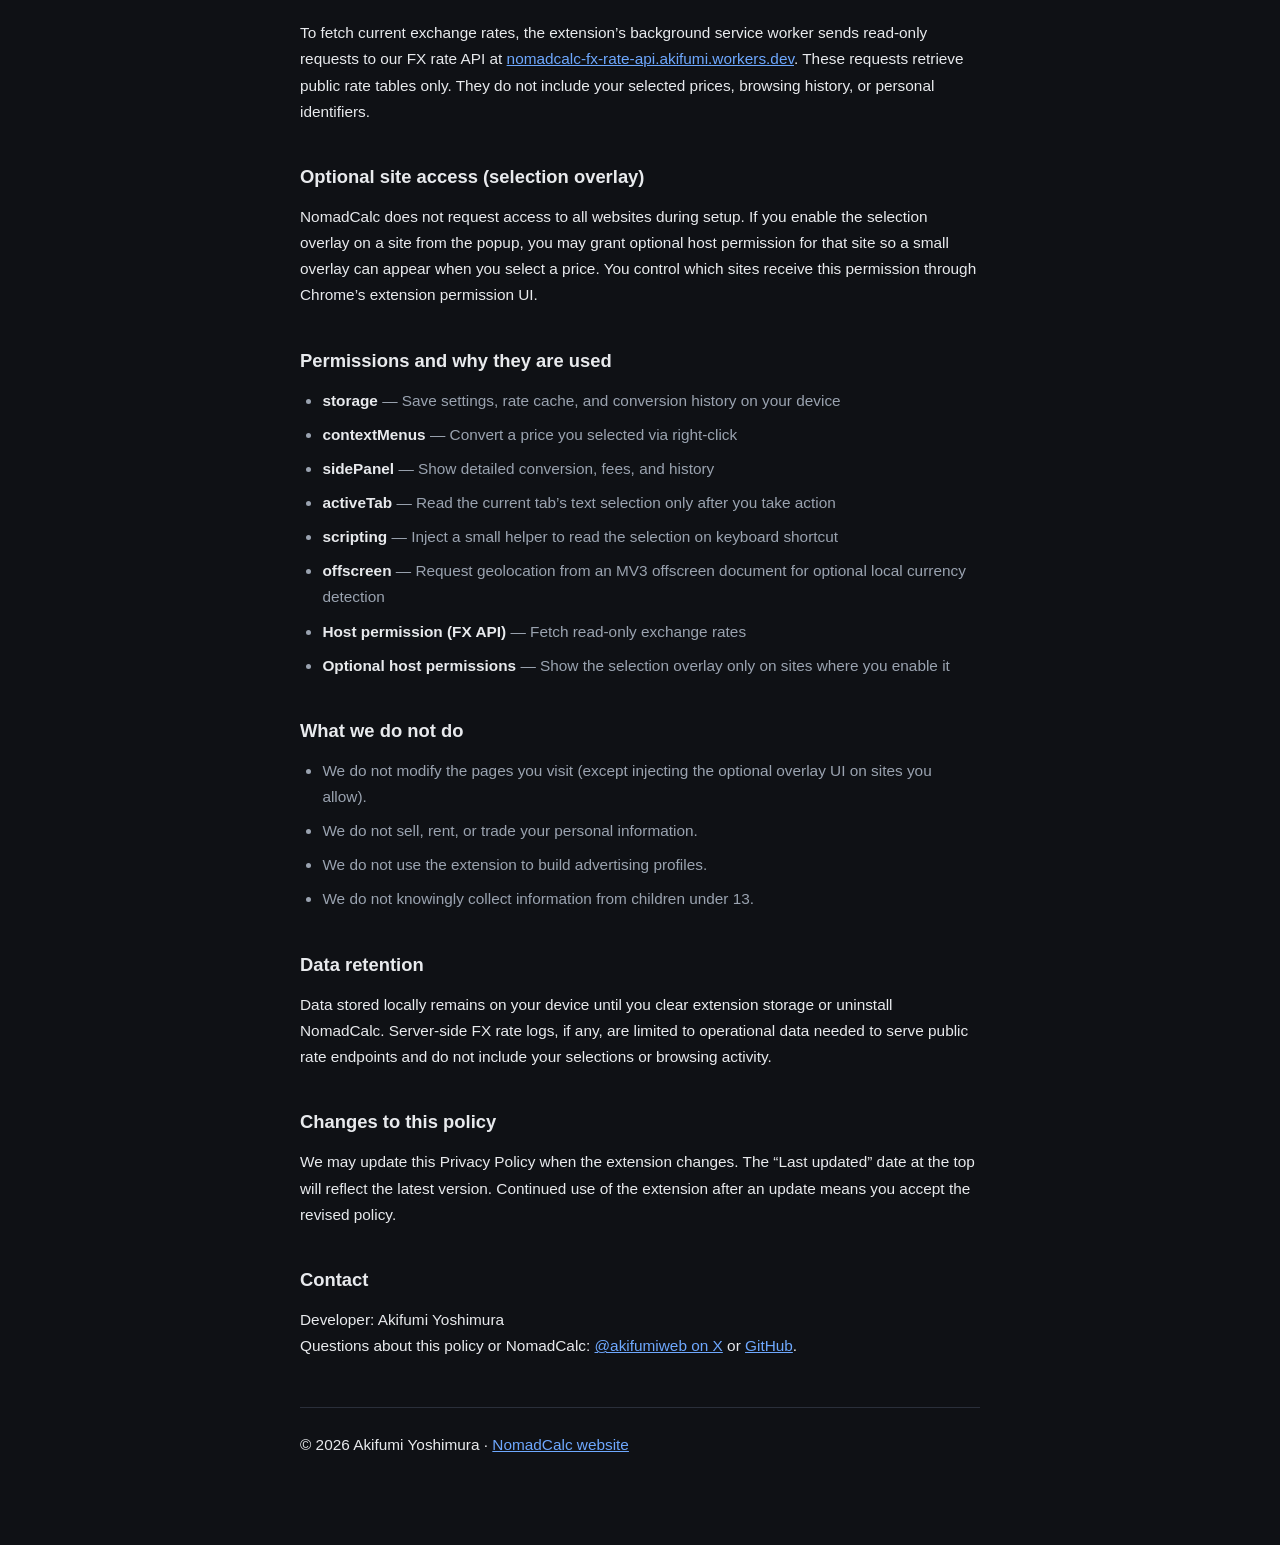
<file: nomadcalc-chrome/privacy/index.html>
<!DOCTYPE html>
<html lang="en">
<head>
  <meta charset="UTF-8">
  <meta name="viewport" content="width=device-width, initial-scale=1.0">
  <title>Privacy Policy — NomadCalc Chrome Extension</title>
  <meta name="description" content="Privacy policy for the NomadCalc Chrome extension. Learn what data is collected, how it is used, and your choices.">
  <link rel="canonical" href="https://a-kifumi.github.io/nomadcalc-chrome/privacy/">
  <link rel="alternate" hreflang="en" href="https://a-kifumi.github.io/nomadcalc-chrome/privacy/">
  <link rel="alternate" hreflang="ja" href="https://a-kifumi.github.io/ja/nomadcalc-chrome/privacy/">
  <link rel="alternate" hreflang="x-default" href="https://a-kifumi.github.io/nomadcalc-chrome/privacy/">
  <meta name="author" content="Akifumi Yoshimura">
  <meta name="robots" content="index, follow">
  <style>
    :root {
      --bg: #0f1115;
      --surface: #181b22;
      --text: #e8eaed;
      --muted: #9aa3b0;
      --accent: #6ea8fe;
      --border: #2a2f3a;
    }
    * { box-sizing: border-box; }
    body {
      font-family: -apple-system, BlinkMacSystemFont, "Segoe UI", Roboto, "Helvetica Neue", Arial, sans-serif;
      margin: 0;
      background: var(--bg);
      color: var(--text);
      line-height: 1.7;
      -webkit-font-smoothing: antialiased;
    }
    .wrap { max-width: 720px; margin: 0 auto; padding: 48px 20px 72px; }
    .langbar { margin-bottom: 24px; font-size: 0.9rem; }
    .langbar a { color: var(--accent); text-decoration: none; }
    .langbar a:hover { text-decoration: underline; }
    .langbar .current { color: var(--muted); }
    .langbar .sep { color: var(--border); margin: 0 8px; }
    .back { margin-bottom: 28px; font-size: 0.9rem; }
    .back a { color: var(--accent); text-decoration: none; }
    .back a:hover { text-decoration: underline; }
    h1 { font-size: 1.85rem; margin: 0 0 8px; letter-spacing: -0.02em; }
    .updated { color: var(--muted); font-size: 0.92rem; margin: 0 0 32px; }
    h2 { font-size: 1.15rem; margin: 36px 0 12px; }
    p, li { color: var(--text); font-size: 0.96rem; }
    p { margin: 0 0 16px; }
    ul { margin: 0 0 16px; padding-left: 1.4rem; }
    li { margin-bottom: 8px; color: var(--muted); }
    li strong { color: var(--text); }
    a { color: var(--accent); }
    footer {
      margin-top: 48px; padding-top: 24px; border-top: 1px solid var(--border);
      color: var(--muted); font-size: 0.88rem;
    }
  </style>
</head>
<body>
  <div class="wrap">
    <nav class="langbar" aria-label="Language">
      <span class="current">English</span><span class="sep">·</span><a href="/ja/nomadcalc-chrome/privacy/" hreflang="ja">日本語</a>
    </nav>
    <p class="back"><a href="/">← Back to portfolio</a></p>

    <h1>Privacy Policy</h1>
    <p class="updated">NomadCalc Chrome Extension · Last updated: June 25, 2026</p>

    <p>
      This Privacy Policy describes how <strong>NomadCalc</strong> (the Chrome extension developed by
      Akifumi Yoshimura) handles information when you use the extension. NomadCalc helps you estimate
      what you will actually pay for a price you select on a page, including optional fees, tax,
      shipping, and card charges.
    </p>

    <h2>Summary</h2>
    <ul>
      <li><strong>No accounts.</strong> You do not sign in, and we do not collect your name or email through the extension.</li>
      <li><strong>No browsing surveillance.</strong> NomadCalc does not read URLs, page content, cookies, form inputs, or browsing history in the background.</li>
      <li><strong>Selection only on your action.</strong> Text is read only when you explicitly trigger a conversion (right-click menu, keyboard shortcut, or popup/side panel flow you start).</li>
      <li><strong>Local-first storage.</strong> Settings, rate cache, and conversion history stay on your device using Chrome’s storage APIs.</li>
      <li><strong>No ads or third-party analytics.</strong> We do not use advertising SDKs or sell your data.</li>
    </ul>

    <h2>Information the extension processes</h2>

    <h3>Text you select</h3>
    <p>
      When you trigger a conversion, NomadCalc reads the text you have selected on the active tab
      (for example, a price). It may enrich the selection with a nearby currency symbol from the page
      DOM when a site splits the symbol and amount into separate elements. Selected text is processed
      to detect currency and amount. It is not uploaded as page content, and we do not collect full
      page snapshots.
    </p>

    <h3>Settings and conversion history</h3>
    <p>
      The extension stores data locally on your device, including:
    </p>
    <ul>
      <li>Your preferred target currency, locale, and fee/tax/shipping settings</li>
      <li>Cached exchange-rate data and timestamps</li>
      <li>Up to 50 recent conversion entries (amounts and currency codes you converted)</li>
      <li>Onboarding choices and optional feature flags (for example, whether the selection overlay is enabled on a site)</li>
      <li>Local-only product metrics such as the time of your first successful conversion or a mobile app promo click — stored on device only, not transmitted to us</li>
    </ul>
    <p>
      You can clear this data by removing the extension or clearing extension data in
      <code>chrome://extensions</code>.
    </p>

    <h3>Location (optional)</h3>
    <p>
      Location is optional. If you allow it, NomadCalc uses your device’s geolocation to suggest a
      local currency and nearby countries. Coordinates are resolved to a country code on your device
      (using a built-in country lookup). For the Nearby feature, country code, currency code, and
      coordinates may be saved locally in Chrome storage. Location data is not sent to our servers.
    </p>

    <h3>Exchange-rate API</h3>
    <p>
      To fetch current exchange rates, the extension’s background service worker sends read-only
      requests to our FX rate API at
      <a href="https://nomadcalc-fx-rate-api.akifumi.workers.dev/" target="_blank" rel="noopener">nomadcalc-fx-rate-api.akifumi.workers.dev</a>.
      These requests retrieve public rate tables only. They do not include your selected prices,
      browsing history, or personal identifiers.
    </p>

    <h2>Optional site access (selection overlay)</h2>
    <p>
      NomadCalc does not request access to all websites during setup. If you enable the selection
      overlay on a site from the popup, you may grant optional host permission for that site so a
      small overlay can appear when you select a price. You control which sites receive this
      permission through Chrome’s extension permission UI.
    </p>

    <h2>Permissions and why they are used</h2>
    <ul>
      <li><strong>storage</strong> — Save settings, rate cache, and conversion history on your device</li>
      <li><strong>contextMenus</strong> — Convert a price you selected via right-click</li>
      <li><strong>sidePanel</strong> — Show detailed conversion, fees, and history</li>
      <li><strong>activeTab</strong> — Read the current tab’s text selection only after you take action</li>
      <li><strong>scripting</strong> — Inject a small helper to read the selection on keyboard shortcut</li>
      <li><strong>offscreen</strong> — Request geolocation from an MV3 offscreen document for optional local currency detection</li>
      <li><strong>Host permission (FX API)</strong> — Fetch read-only exchange rates</li>
      <li><strong>Optional host permissions</strong> — Show the selection overlay only on sites where you enable it</li>
    </ul>

    <h2>What we do not do</h2>
    <ul>
      <li>We do not modify the pages you visit (except injecting the optional overlay UI on sites you allow).</li>
      <li>We do not sell, rent, or trade your personal information.</li>
      <li>We do not use the extension to build advertising profiles.</li>
      <li>We do not knowingly collect information from children under 13.</li>
    </ul>

    <h2>Data retention</h2>
    <p>
      Data stored locally remains on your device until you clear extension storage or uninstall
      NomadCalc. Server-side FX rate logs, if any, are limited to operational data needed to serve
      public rate endpoints and do not include your selections or browsing activity.
    </p>

    <h2>Changes to this policy</h2>
    <p>
      We may update this Privacy Policy when the extension changes. The “Last updated” date at the top
      will reflect the latest version. Continued use of the extension after an update means you accept
      the revised policy.
    </p>

    <h2>Contact</h2>
    <p>
      Developer: Akifumi Yoshimura<br>
      Questions about this policy or NomadCalc:
      <a href="https://x.com/akifumiweb" target="_blank" rel="noopener">@akifumiweb on X</a>
      or
      <a href="https://github.com/a-kifumi" target="_blank" rel="noopener">GitHub</a>.
    </p>

    <footer>
      <p>&copy; 2026 Akifumi Yoshimura · <a href="https://nomad-calc.mjo.app/" target="_blank" rel="noopener">NomadCalc website</a></p>
    </footer>
  </div>
</body>
</html>
</file>
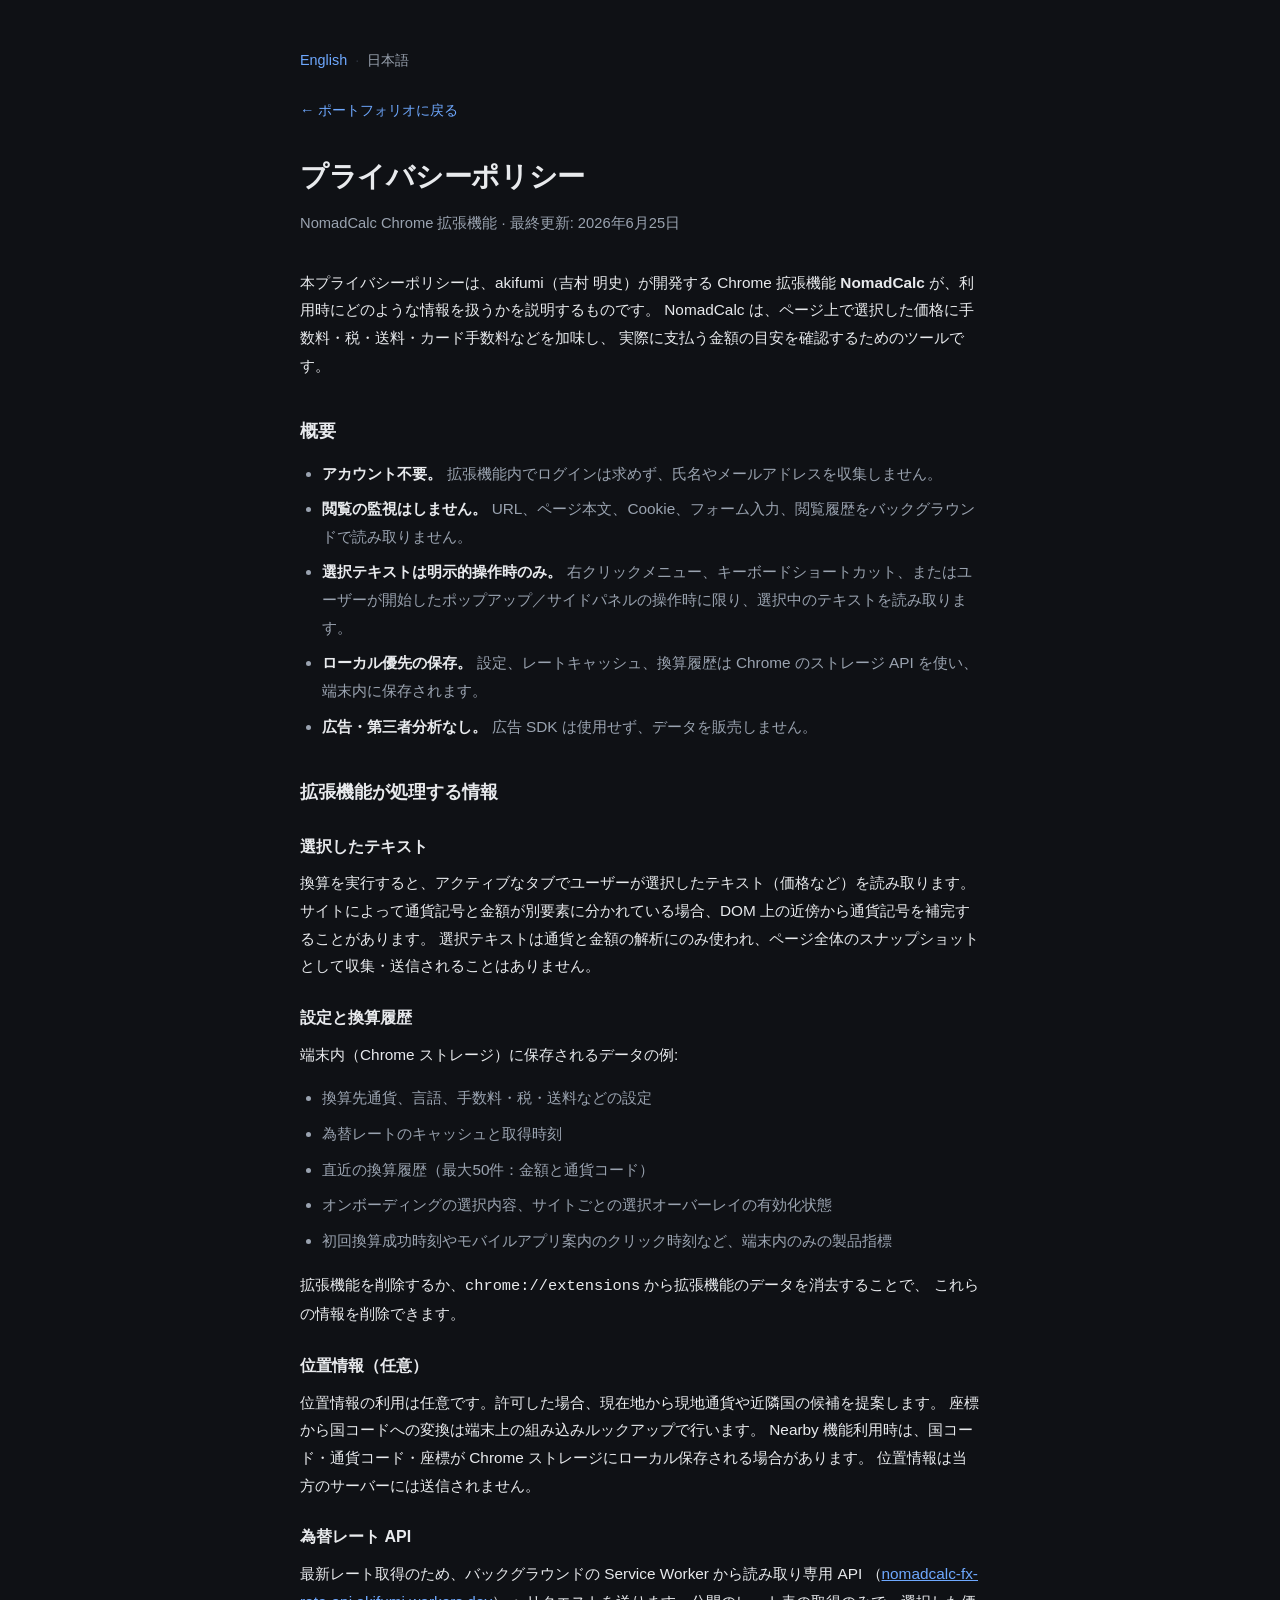
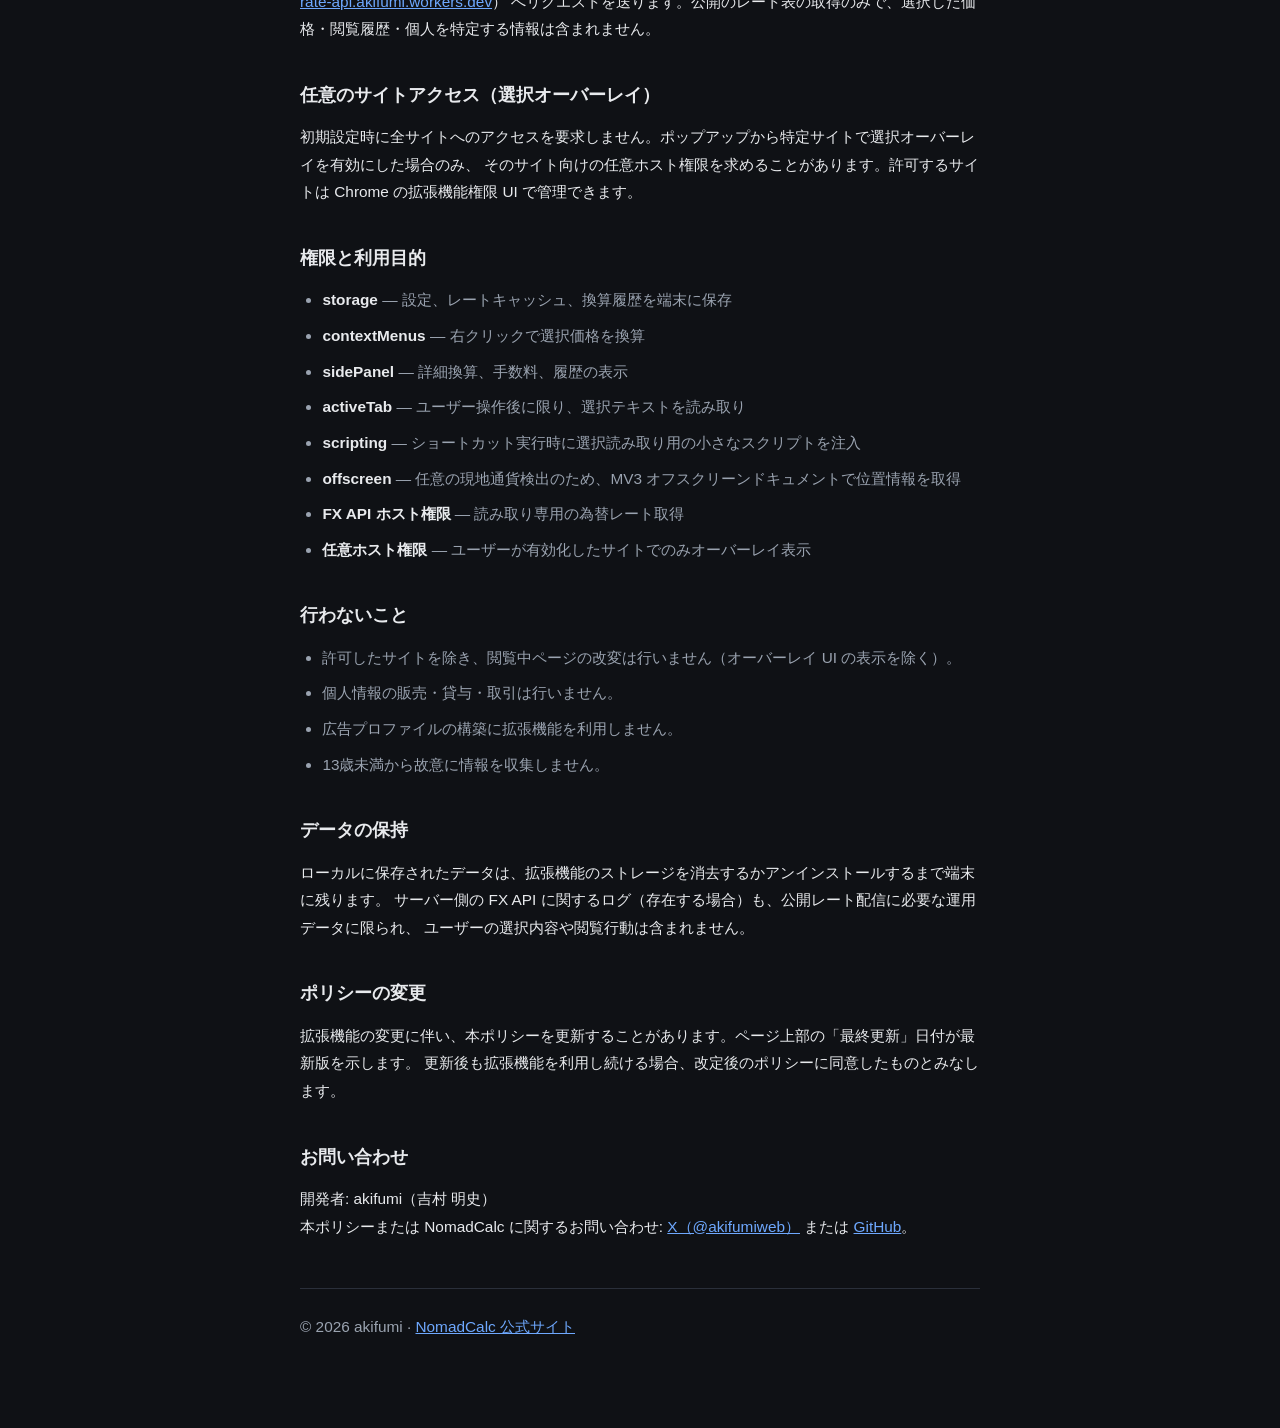
<file: ja/nomadcalc-chrome/privacy/index.html>
<!DOCTYPE html>
<html lang="ja">
<head>
  <meta charset="UTF-8">
  <meta name="viewport" content="width=device-width, initial-scale=1.0">
  <title>プライバシーポリシー — NomadCalc Chrome 拡張機能</title>
  <meta name="description" content="NomadCalc Chrome 拡張機能のプライバシーポリシー。収集するデータ、利用目的、ユーザーの選択肢について説明します。">
  <link rel="canonical" href="https://a-kifumi.github.io/ja/nomadcalc-chrome/privacy/">
  <link rel="alternate" hreflang="en" href="https://a-kifumi.github.io/nomadcalc-chrome/privacy/">
  <link rel="alternate" hreflang="ja" href="https://a-kifumi.github.io/ja/nomadcalc-chrome/privacy/">
  <link rel="alternate" hreflang="x-default" href="https://a-kifumi.github.io/nomadcalc-chrome/privacy/">
  <meta name="author" content="akifumi">
  <meta name="robots" content="index, follow">
  <style>
    :root {
      --bg: #0f1115;
      --surface: #181b22;
      --text: #e8eaed;
      --muted: #9aa3b0;
      --accent: #6ea8fe;
      --border: #2a2f3a;
    }
    * { box-sizing: border-box; }
    body {
      font-family: -apple-system, BlinkMacSystemFont, "Segoe UI", "Hiragino Sans", "Hiragino Kaku Gothic ProN", "Noto Sans JP", Meiryo, sans-serif;
      margin: 0;
      background: var(--bg);
      color: var(--text);
      line-height: 1.8;
      -webkit-font-smoothing: antialiased;
    }
    .wrap { max-width: 720px; margin: 0 auto; padding: 48px 20px 72px; }
    .langbar { margin-bottom: 24px; font-size: 0.9rem; }
    .langbar a { color: var(--accent); text-decoration: none; }
    .langbar a:hover { text-decoration: underline; }
    .langbar .current { color: var(--muted); }
    .langbar .sep { color: var(--border); margin: 0 8px; }
    .back { margin-bottom: 28px; font-size: 0.9rem; }
    .back a { color: var(--accent); text-decoration: none; }
    .back a:hover { text-decoration: underline; }
    h1 { font-size: 1.75rem; margin: 0 0 8px; letter-spacing: -0.01em; }
    .updated { color: var(--muted); font-size: 0.92rem; margin: 0 0 32px; }
    h2 { font-size: 1.12rem; margin: 36px 0 12px; }
    h3 { font-size: 1rem; margin: 24px 0 8px; color: var(--text); }
    p, li { font-size: 0.96rem; }
    p { margin: 0 0 16px; }
    ul { margin: 0 0 16px; padding-left: 1.4rem; }
    li { margin-bottom: 8px; color: var(--muted); }
    li strong { color: var(--text); }
    a { color: var(--accent); }
    footer {
      margin-top: 48px; padding-top: 24px; border-top: 1px solid var(--border);
      color: var(--muted); font-size: 0.88rem;
    }
  </style>
</head>
<body>
  <div class="wrap">
    <nav class="langbar" aria-label="Language">
      <a href="/nomadcalc-chrome/privacy/" hreflang="en">English</a><span class="sep">·</span><span class="current">日本語</span>
    </nav>
    <p class="back"><a href="/ja/">← ポートフォリオに戻る</a></p>

    <h1>プライバシーポリシー</h1>
    <p class="updated">NomadCalc Chrome 拡張機能 · 最終更新: 2026年6月25日</p>

    <p>
      本プライバシーポリシーは、akifumi（吉村 明史）が開発する Chrome 拡張機能
      <strong>NomadCalc</strong> が、利用時にどのような情報を扱うかを説明するものです。
      NomadCalc は、ページ上で選択した価格に手数料・税・送料・カード手数料などを加味し、
      実際に支払う金額の目安を確認するためのツールです。
    </p>

    <h2>概要</h2>
    <ul>
      <li><strong>アカウント不要。</strong> 拡張機能内でログインは求めず、氏名やメールアドレスを収集しません。</li>
      <li><strong>閲覧の監視はしません。</strong> URL、ページ本文、Cookie、フォーム入力、閲覧履歴をバックグラウンドで読み取りません。</li>
      <li><strong>選択テキストは明示的操作時のみ。</strong> 右クリックメニュー、キーボードショートカット、またはユーザーが開始したポップアップ／サイドパネルの操作時に限り、選択中のテキストを読み取ります。</li>
      <li><strong>ローカル優先の保存。</strong> 設定、レートキャッシュ、換算履歴は Chrome のストレージ API を使い、端末内に保存されます。</li>
      <li><strong>広告・第三者分析なし。</strong> 広告 SDK は使用せず、データを販売しません。</li>
    </ul>

    <h2>拡張機能が処理する情報</h2>

    <h3>選択したテキスト</h3>
    <p>
      換算を実行すると、アクティブなタブでユーザーが選択したテキスト（価格など）を読み取ります。
      サイトによって通貨記号と金額が別要素に分かれている場合、DOM 上の近傍から通貨記号を補完することがあります。
      選択テキストは通貨と金額の解析にのみ使われ、ページ全体のスナップショットとして収集・送信されることはありません。
    </p>

    <h3>設定と換算履歴</h3>
    <p>端末内（Chrome ストレージ）に保存されるデータの例:</p>
    <ul>
      <li>換算先通貨、言語、手数料・税・送料などの設定</li>
      <li>為替レートのキャッシュと取得時刻</li>
      <li>直近の換算履歴（最大50件：金額と通貨コード）</li>
      <li>オンボーディングの選択内容、サイトごとの選択オーバーレイの有効化状態</li>
      <li>初回換算成功時刻やモバイルアプリ案内のクリック時刻など、端末内のみの製品指標</li>
    </ul>
    <p>
      拡張機能を削除するか、<code>chrome://extensions</code> から拡張機能のデータを消去することで、
      これらの情報を削除できます。
    </p>

    <h3>位置情報（任意）</h3>
    <p>
      位置情報の利用は任意です。許可した場合、現在地から現地通貨や近隣国の候補を提案します。
      座標から国コードへの変換は端末上の組み込みルックアップで行います。
      Nearby 機能利用時は、国コード・通貨コード・座標が Chrome ストレージにローカル保存される場合があります。
      位置情報は当方のサーバーには送信されません。
    </p>

    <h3>為替レート API</h3>
    <p>
      最新レート取得のため、バックグラウンドの Service Worker から読み取り専用 API
      （<a href="https://nomadcalc-fx-rate-api.akifumi.workers.dev/" target="_blank" rel="noopener">nomadcalc-fx-rate-api.akifumi.workers.dev</a>）
      へリクエストを送ります。公開のレート表の取得のみで、選択した価格・閲覧履歴・個人を特定する情報は含まれません。
    </p>

    <h2>任意のサイトアクセス（選択オーバーレイ）</h2>
    <p>
      初期設定時に全サイトへのアクセスを要求しません。ポップアップから特定サイトで選択オーバーレイを有効にした場合のみ、
      そのサイト向けの任意ホスト権限を求めることがあります。許可するサイトは Chrome の拡張機能権限 UI で管理できます。
    </p>

    <h2>権限と利用目的</h2>
    <ul>
      <li><strong>storage</strong> — 設定、レートキャッシュ、換算履歴を端末に保存</li>
      <li><strong>contextMenus</strong> — 右クリックで選択価格を換算</li>
      <li><strong>sidePanel</strong> — 詳細換算、手数料、履歴の表示</li>
      <li><strong>activeTab</strong> — ユーザー操作後に限り、選択テキストを読み取り</li>
      <li><strong>scripting</strong> — ショートカット実行時に選択読み取り用の小さなスクリプトを注入</li>
      <li><strong>offscreen</strong> — 任意の現地通貨検出のため、MV3 オフスクリーンドキュメントで位置情報を取得</li>
      <li><strong>FX API ホスト権限</strong> — 読み取り専用の為替レート取得</li>
      <li><strong>任意ホスト権限</strong> — ユーザーが有効化したサイトでのみオーバーレイ表示</li>
    </ul>

    <h2>行わないこと</h2>
    <ul>
      <li>許可したサイトを除き、閲覧中ページの改変は行いません（オーバーレイ UI の表示を除く）。</li>
      <li>個人情報の販売・貸与・取引は行いません。</li>
      <li>広告プロファイルの構築に拡張機能を利用しません。</li>
      <li>13歳未満から故意に情報を収集しません。</li>
    </ul>

    <h2>データの保持</h2>
    <p>
      ローカルに保存されたデータは、拡張機能のストレージを消去するかアンインストールするまで端末に残ります。
      サーバー側の FX API に関するログ（存在する場合）も、公開レート配信に必要な運用データに限られ、
      ユーザーの選択内容や閲覧行動は含まれません。
    </p>

    <h2>ポリシーの変更</h2>
    <p>
      拡張機能の変更に伴い、本ポリシーを更新することがあります。ページ上部の「最終更新」日付が最新版を示します。
      更新後も拡張機能を利用し続ける場合、改定後のポリシーに同意したものとみなします。
    </p>

    <h2>お問い合わせ</h2>
    <p>
      開発者: akifumi（吉村 明史）<br>
      本ポリシーまたは NomadCalc に関するお問い合わせ:
      <a href="https://x.com/akifumiweb" target="_blank" rel="noopener">X（@akifumiweb）</a>
      または
      <a href="https://github.com/a-kifumi" target="_blank" rel="noopener">GitHub</a>。
    </p>

    <footer>
      <p>&copy; 2026 akifumi · <a href="https://nomad-calc.mjo.app/" target="_blank" rel="noopener">NomadCalc 公式サイト</a></p>
    </footer>
  </div>
</body>
</html>
</file>
<file: css/kinetic-grid.css>
#kinetic-grid {
  position: fixed;
  inset: 0;
  width: 100vw;
  height: 100vh;
  z-index: -1;
  pointer-events: auto;
  overflow: hidden;
  background: #0f1115;
}

#kinetic-grid canvas {
  position: absolute;
  inset: 0;
  width: 100%;
  height: 100%;
  pointer-events: none;
}

@media (prefers-reduced-motion: reduce) {
  #kinetic-grid { display: none; }
}
</file>
